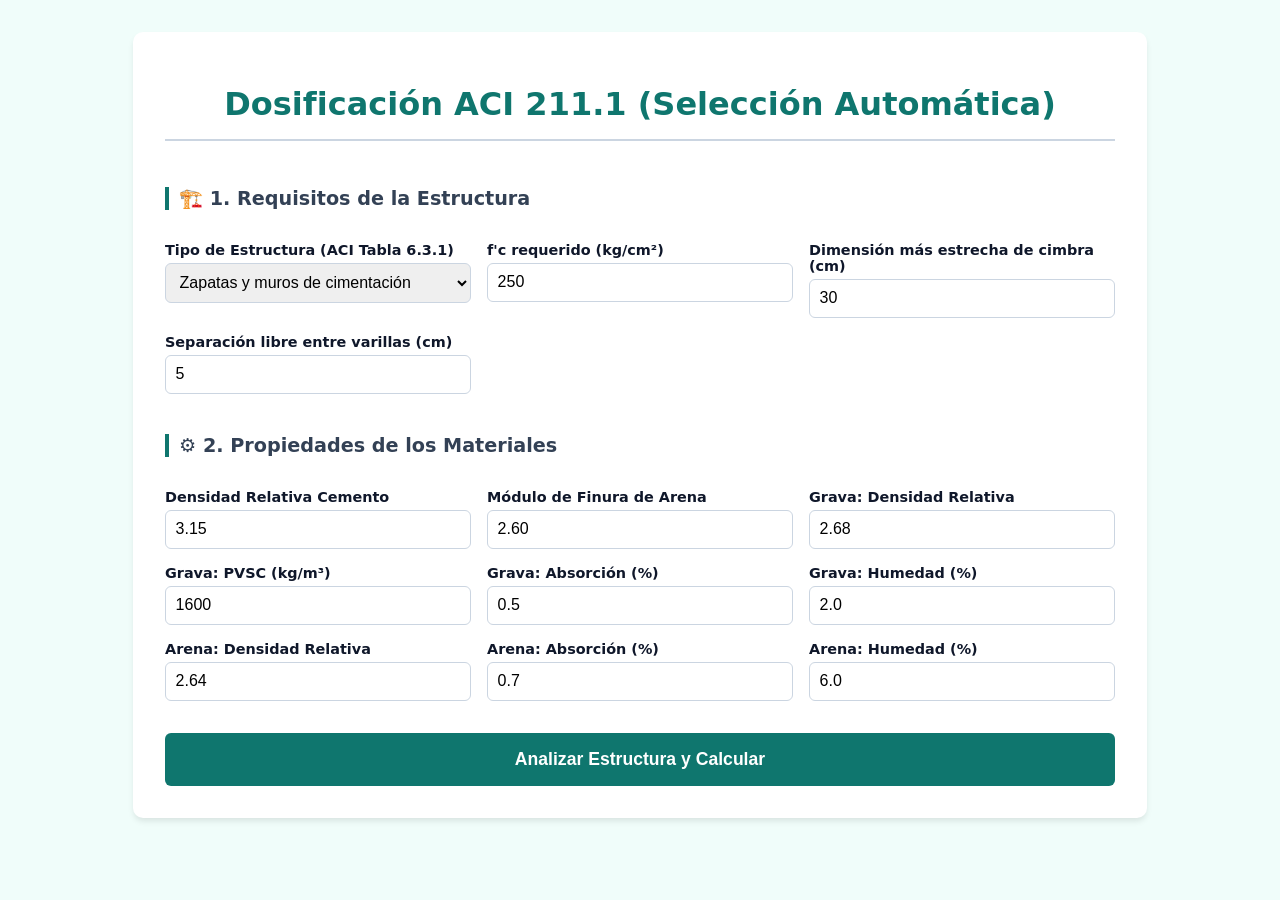
<file: index.html>
<!DOCTYPE html>
<html lang="es">
<head>
    <meta charset="UTF-8">
    <meta name="viewport" content="width=device-width, initial-scale=1.0">
    <title>Calculadora ACI 211.1 Avanzada</title>
    <style>
        :root { --primary: #0f766e; --bg: #f0fdfa; --card: #ffffff; --text: #0f172a; --border: #cbd5e1; }
        body { font-family: 'Segoe UI', system-ui, sans-serif; background-color: var(--bg); color: var(--text); margin: 0; padding: 2rem 1rem; }
        .container { max-width: 950px; margin: 0 auto; background: var(--card); padding: 2rem; border-radius: 10px; box-shadow: 0 4px 6px -1px rgba(0,0,0,0.1); }
        h1 { text-align: center; color: var(--primary); border-bottom: 2px solid var(--border); padding-bottom: 1rem; }
        .section-title { font-size: 1.2rem; font-weight: bold; margin: 1.5rem 0 1rem; color: #334155; border-left: 4px solid var(--primary); padding-left: 10px; }
        .grid { display: grid; grid-template-columns: repeat(auto-fit, minmax(250px, 1fr)); gap: 1rem; }
        .input-group { display: flex; flex-direction: column; gap: 0.3rem; }
        label { font-size: 0.9rem; font-weight: 600; }
        input, select { padding: 0.6rem; border: 1px solid var(--border); border-radius: 6px; font-size: 1rem; }
        .full-width { grid-column: 1 / -1; }
        button { background-color: var(--primary); color: white; border: none; padding: 1rem; font-size: 1.1rem; border-radius: 6px; cursor: pointer; transition: 0.2s; margin-top: 1rem; width: 100%; font-weight: bold; }
        button:hover { background-color: #0d9488; }
        .results { background: #f8fafc; padding: 1.5rem; border-radius: 8px; margin-top: 2rem; border: 1px solid var(--border); display: none; }
        .alert { background-color: #e0f2fe; border-left: 4px solid #0284c7; padding: 1rem; margin-bottom: 1rem; font-size: 0.95rem; }
        table { width: 100%; border-collapse: collapse; margin-top: 1rem; background: white; }
        th, td { padding: 0.8rem; text-align: center; border: 1px solid var(--border); }
        th { background-color: #f1f5f9; }
    </style>
</head>
<body>

<div class="container">
    <h1>Dosificación ACI 211.1 (Selección Automática)</h1>
    
    <div class="grid">
        <div class="full-width section-title">🏗️ 1. Requisitos de la Estructura</div>
        
        <div class="input-group">
            <label>Tipo de Estructura (ACI Tabla 6.3.1)</label>
            <select id="tipoEstructura" onchange="actualizarCampos()">
                <option value="zapatas">Zapatas y muros de cimentación</option>
                <option value="vigas">Vigas y muros reforzados</option>
                <option value="columnas">Columnas de edificios</option>
                <option value="losas">Pavimentos y losas</option>
            </select>
        </div>
        <div class="input-group">
            <label>f'c requerido (kg/cm²)</label>
            <input type="number" id="fc" value="250">
        </div>
        <div class="input-group">
            <label>Dimensión más estrecha de cimbra (cm)</label>
            <input type="number" id="dimCimbra" value="30">
        </div>
        <div class="input-group">
            <label>Separación libre entre varillas (cm)</label>
            <input type="number" id="sepVarillas" value="5">
        </div>
        <div class="input-group" id="grupoLosa" style="display:none;">
            <label>Espesor de la losa (cm)</label>
            <input type="number" id="espLosa" value="15">
        </div>

        <div class="full-width section-title">⚙️ 2. Propiedades de los Materiales</div>
        <div class="input-group"><label>Densidad Relativa Cemento</label><input type="number" step="0.01" id="denCem" value="3.15"></div>
        <div class="input-group"><label>Módulo de Finura de Arena</label><input type="number" step="0.01" id="mfArena" value="2.60"></div>
        
        <!-- Grava -->
        <div class="input-group"><label>Grava: Densidad Relativa</label><input type="number" step="0.01" id="denGrava" value="2.68"></div>
        <div class="input-group"><label>Grava: PVSC (kg/m³)</label><input type="number" id="pvscGrava" value="1600"></div>
        <div class="input-group"><label>Grava: Absorción (%)</label><input type="number" step="0.01" id="absGrava" value="0.5"></div>
        <div class="input-group"><label>Grava: Humedad (%)</label><input type="number" step="0.01" id="humGrava" value="2.0"></div>

        <!-- Arena -->
        <div class="input-group"><label>Arena: Densidad Relativa</label><input type="number" step="0.01" id="denArena" value="2.64"></div>
        <div class="input-group"><label>Arena: Absorción (%)</label><input type="number" step="0.01" id="absArena" value="0.7"></div>
        <div class="input-group"><label>Arena: Humedad (%)</label><input type="number" step="0.01" id="humArena" value="6.0"></div>

        <button class="full-width" onclick="calcular()">Analizar Estructura y Calcular</button>
    </div>

    <div class="results" id="resultados">
        <div class="alert" id="analisisEstructura"></div>
        
        <h3>Proporciones Ajustadas por Humedad (1 m³)</h3>
        <table id="tablaFinal"></table>
    </div>
</div>

<script>
    function actualizarCampos() {
        let tipo = document.getElementById('tipoEstructura').value;
        document.getElementById('grupoLosa').style.display = (tipo === 'losas') ? 'flex' : 'none';
    }

    // Tablas exactas ACI 211.1 para evitar diferencias milimétricas
    const tmnDisponibles = [9.5, 12.5, 19, 25, 37.5, 50]; // en mm
    const tmnNombres = { 9.5: '3/8"', 12.5: '1/2"', 19: '3/4"', 25: '1"', 37.5: '1 1/2"', 50: '2"' };

    // Agua requerida [Revenimiento Max][TMN]
    const aguaTabla = {
        7.5: { 9.5: 228, 12.5: 216, 19: 205, 25: 193, 37.5: 181, 50: 169 }, // Zapatas, Losas (Max 7.5cm)
        10:  { 9.5: 228, 12.5: 216, 19: 205, 25: 193, 37.5: 181, 50: 169 }  // Vigas, Columnas (Max 10cm) - ACI agrupa 7.5-10cm en la misma fila usualmente, pero separamos lógicamente.
    };
    const aireTabla = { 9.5: 3.0, 12.5: 2.5, 19: 2.0, 25: 1.5, 37.5: 1.0, 50: 0.5 };

    function interpolarTablaVolGrava(tmn, mf) {
        // Valores exactos ACI Tabla 6.3.6 (Volumen de agregado grueso varillado en seco por volumen unitario de concreto)
        const volGrava = {
            9.5:  { 2.4: 0.50, 2.6: 0.48, 2.8: 0.46, 3.0: 0.44 },
            12.5: { 2.4: 0.59, 2.6: 0.57, 2.8: 0.55, 3.0: 0.53 },
            19:   { 2.4: 0.66, 2.6: 0.64, 2.8: 0.62, 3.0: 0.60 },
            25:   { 2.4: 0.71, 2.6: 0.69, 2.8: 0.67, 3.0: 0.65 },
            37.5: { 2.4: 0.75, 2.6: 0.73, 2.8: 0.71, 3.0: 0.69 },
            50:   { 2.4: 0.78, 2.6: 0.76, 2.8: 0.74, 3.0: 0.72 }
        };
        // Interpolación lineal matemática exacta para MF intermedios
        let mfInf = Math.floor(mf * 5) / 5; // Redondea hacia abajo a múltiplo de 0.2
        let mfSup = mfInf + 0.2;
        if(mfInf < 2.4) return volGrava[tmn][2.4];
        if(mfSup > 3.0) return volGrava[tmn][3.0];
        if(mf === mfInf) return volGrava[tmn][mfInf];

        let volInf = volGrava[tmn][mfInf];
        let volSup = volGrava[tmn][mfSup];
        return volInf + ((mf - mfInf) / 0.2) * (volSup - volInf);
    }

    function interpolarAC(fcr) {
        // Relación A/C - Concreto sin aire incluido (ACI Tabla 6.3.4)
        const resistencias = [400, 350, 300, 250, 200, 150];
        const ac =           [0.42, 0.47, 0.54, 0.61, 0.69, 0.79];
        
        if(fcr >= 400) return 0.42;
        if(fcr <= 150) return 0.79;

        for(let i=0; i<resistencias.length-1; i++) {
            if(fcr <= resistencias[i] && fcr >= resistencias[i+1]) {
                return ac[i+1] + ((fcr - resistencias[i+1]) / (resistencias[i] - resistencias[i+1])) * (ac[i] - ac[i+1]);
            }
        }
    }

    function calcular() {
        let tipo = document.getElementById('tipoEstructura').value;
        let fc = parseFloat(document.getElementById('fc').value);
        let cimbra = parseFloat(document.getElementById('dimCimbra').value); // cm
        let varillas = parseFloat(document.getElementById('sepVarillas').value); // cm
        let espLosa = parseFloat(document.getElementById('espLosa').value); // cm
        let mfArena = parseFloat(document.getElementById('mfArena').value);

        // ACI 6.3.1: Selección de Revenimiento
        let revMax = (tipo === 'vigas' || tipo === 'columnas') ? 10 : 7.5; // cm
        let revTexto = (tipo === 'vigas' || tipo === 'columnas') ? '2.5 a 10 cm' : '2.5 a 7.5 cm';

        // ACI 6.3.2: Selección del TMN (Tamaño Máximo Nominal)
        let tmn1 = (cimbra / 5) * 10; // Pasado a mm
        let tmn2 = (varillas * 0.75) * 10;
        let tmn3 = (tipo === 'losas') ? (espLosa / 3) * 10 : 999;
        let limiteTMN = Math.min(tmn1, tmn2, tmn3);

        // Buscar el TMN comercial más cercano hacia abajo
        let tmnSeleccionado = 9.5;
        for (let i = tmnDisponibles.length - 1; i >= 0; i--) {
            if (tmnDisponibles[i] <= limiteTMN) {
                tmnSeleccionado = tmnDisponibles[i];
                break;
            }
        }

        // Cálculos Base ACI
        let fcr = fc < 210 ? fc + 70 : (fc <= 350 ? fc + 85 : (1.10 * fc) + 50);
        let ac = interpolarAC(fcr);
        let agua = aguaTabla[revMax][tmnSeleccionado];
        let aire = aireTabla[tmnSeleccionado];
        let cemento = agua / ac;

        // Volumen y Pesos
        let volGravaV = interpolarTablaVolGrava(tmnSeleccionado, mfArena);
        let pvscGrava = parseFloat(document.getElementById('pvscGrava').value);
        let pesoGravaSeca = volGravaV * pvscGrava;

        let Gc = parseFloat(document.getElementById('denCem').value);
        let Gg = parseFloat(document.getElementById('denGrava').value);
        let Ga = parseFloat(document.getElementById('denArena').value);

        let volCem = cemento / (Gc * 1000);
        let volAgua = agua / 1000;
        let volGrava = pesoGravaSeca / (Gg * 1000);
        let volAire = aire / 100;
        
        let volArena = 1 - (volCem + volAgua + volGrava + volAire);
        let pesoArenaSeca = volArena * Ga * 1000;

        // Corrección por Humedad
        let hG = parseFloat(document.getElementById('humGrava').value);
        let aG = parseFloat(document.getElementById('absGrava').value);
        let hA = parseFloat(document.getElementById('humArena').value);
        let aA = parseFloat(document.getElementById('absArena').value);

        let aporteAguaGrava = pesoGravaSeca * ((hG - aG) / 100);
        let aporteAguaArena = pesoArenaSeca * ((hA - aA) / 100);
        
        let aguaCorregida = agua - (aporteAguaGrava + aporteAguaArena);
        let gravaHumedad = pesoGravaSeca * (1 + (hG / 100));
        let arenaHumedad = pesoArenaSeca * (1 + (hA / 100));

        // Mostrar Interfaz
        document.getElementById('resultados').style.display = 'block';
        document.getElementById('analisisEstructura').innerHTML = `
            <strong>📝 Análisis ACI 211.1 basado en dimensiones:</strong><br><br>
            • <strong>Revenimiento sugerido:</strong> ${revTexto} (Máx. normativo aplicado: ${revMax} cm)<br>
            • <strong>Límites de TMN calculados:</strong> Cimbra: ${(tmn1/10).toFixed(1)}cm, Acero: ${(tmn2/10).toFixed(1)}cm ${tipo==='losas' ? ', Losa: '+(tmn3/10).toFixed(1)+'cm' : ''}. El menor es ${(limiteTMN/10).toFixed(2)} cm.<br>
            • <strong>TMN Comercial Asignado:</strong> ${tmnNombres[tmnSeleccionado]} (${tmnSeleccionado} mm)<br>
            • <strong>Resistencia Promedio ($f'cr$):</strong> ${fcr.toFixed(2)} kg/cm² (Relación A/C = ${ac.toFixed(3)})
        `;

        document.getElementById('tablaFinal').innerHTML = `
            <tr><th>Material</th><th>Peso Seco (kg)</th><th>Volumen Abs. (m³)</th><th>Peso en Obra (Húmedo)</th></tr>
            <tr><td>Cemento</td><td>${cemento.toFixed(1)}</td><td>${volCem.toFixed(4)}</td><td><strong>${cemento.toFixed(1)} kg</strong></td></tr>
            <tr><td>Agua</td><td>${agua.toFixed(1)}</td><td>${volAgua.toFixed(4)}</td><td><strong>${aguaCorregida.toFixed(1)} Litros</strong></td></tr>
            <tr><td>Grava</td><td>${pesoGravaSeca.toFixed(1)}</td><td>${volGrava.toFixed(4)}</td><td><strong>${gravaHumedad.toFixed(1)} kg</strong></td></tr>
            <tr><td>Arena</td><td>${pesoArenaSeca.toFixed(1)}</td><td>${volArena.toFixed(4)}</td><td><strong>${arenaHumedad.toFixed(1)} kg</strong></td></tr>
            <tr><td>Aire Atrapado</td><td>-</td><td>${volAire.toFixed(4)}</td><td>-</td></tr>
        `;
        document.getElementById('resultados').scrollIntoView({ behavior: 'smooth' });
    }
</script>

</body>
</html>
</file>
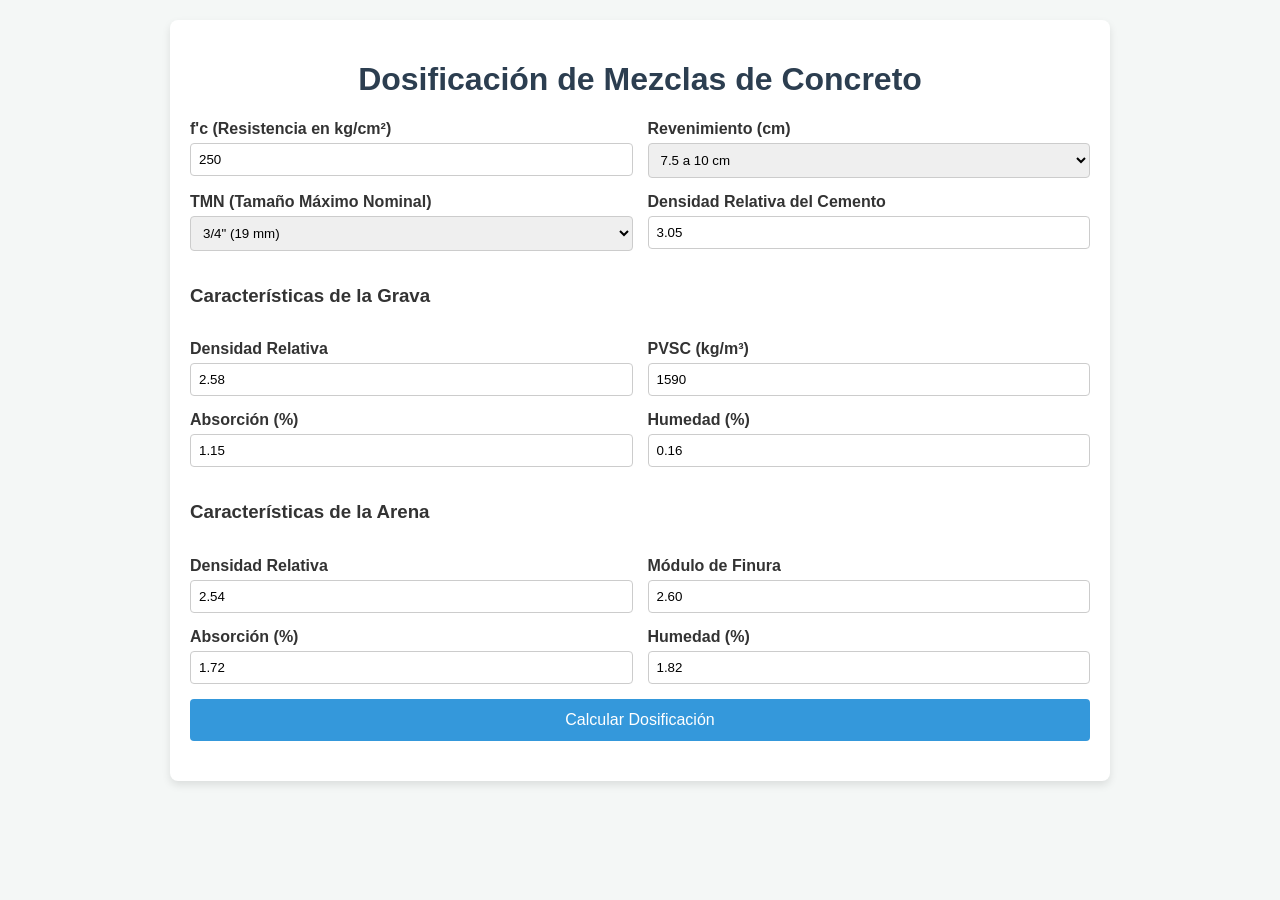
<file: gemini-code-1785799419255.html>
<!DOCTYPE html>
<html lang="es">
<head>
    <meta charset="UTF-8">
    <meta name="viewport" content="width=device-width, initial-scale=1.0">
    <title>Diseño de Mezclas de Concreto (ACI 211.1)</title>
    <link rel="stylesheet" href="style.css">
</head>
<body>

<div class="container">
    <h1>Dosificación de Mezclas de Concreto</h1>
    
    <div class="grid">
        <div>
            <label>f'c (Resistencia en kg/cm²)</label>
            <input type="number" id="fc" value="250">
        </div>
        <div>
            <label>Revenimiento (cm)</label>
            <select id="slump">
                <option value="2.5">2.5 a 5.0 cm</option>
                <option value="7.5" selected>7.5 a 10 cm</option>
                <option value="15">15 a 17.5 cm</option>
            </select>
        </div>

        <div>
            <label>TMN (Tamaño Máximo Nominal)</label>
            <select id="tmn">
                <option value="9.5">3/8" (9.5 mm)</option>
                <option value="12.5">1/2" (12.5 mm)</option>
                <option value="19" selected>3/4" (19 mm)</option>
                <option value="25">1" (25 mm)</option>
            </select>
        </div>
        <div>
            <label>Densidad Relativa del Cemento</label>
            <input type="number" step="0.01" id="denCem" value="3.05">
        </div>

        <!-- Materiales -->
        <h3 class="full-width">Características de la Grava</h3>
        <div><label>Densidad Relativa</label><input type="number" step="0.01" id="denGrava" value="2.58"></div>
        <div><label>PVSC (kg/m³)</label><input type="number" id="pvscGrava" value="1590"></div>
        <div><label>Absorción (%)</label><input type="number" step="0.01" id="absGrava" value="1.15"></div>
        <div><label>Humedad (%)</label><input type="number" step="0.01" id="humGrava" value="0.16"></div>

        <h3 class="full-width">Características de la Arena</h3>
        <div><label>Densidad Relativa</label><input type="number" step="0.01" id="denArena" value="2.54"></div>
        <div><label>Módulo de Finura</label><input type="number" step="0.01" id="mfArena" value="2.60"></div>
        <div><label>Absorción (%)</label><input type="number" step="0.01" id="absArena" value="1.72"></div>
        <div><label>Humedad (%)</label><input type="number" step="0.01" id="humArena" value="1.82"></div>

        <button onclick="calcularDosificacion()">Calcular Dosificación</button>
    </div>

    <div class="results" id="resultados" style="display:none;">
        <h2>Resultados de Diseño para 1 m³</h2>
        <p id="infoPasos"></p>
        
        <h3>Método de Volúmenes Absolutos</h3>
        <table id="tablaAbsolutos">
            <!-- Se llena con JS -->
        </table>

        <h3>Método de Peso Estimado</h3>
        <table id="tablaPeso">
            <!-- Se llena con JS -->
        </table>
    </div>
</div>

<script src="script.js"></script>
</body>
</html>
</file>
<file: style.css>
body { font-family: Arial, sans-serif; background-color: #f4f7f6; margin: 0; padding: 20px; color: #333; }
.container { max-width: 900px; margin: auto; background: white; padding: 20px; border-radius: 8px; box-shadow: 0 4px 8px rgba(0,0,0,0.1); }
h1, h2 { color: #2c3e50; text-align: center; }
.grid { display: grid; grid-template-columns: 1fr 1fr; gap: 15px; margin-bottom: 20px; }
.full-width { grid-column: span 2; }
label { font-weight: bold; margin-bottom: 5px; display: block; }
input, select { width: 100%; padding: 8px; border: 1px solid #ccc; border-radius: 4px; box-sizing: border-box; }
button { grid-column: span 2; background-color: #3498db; color: white; border: none; padding: 12px; font-size: 16px; cursor: pointer; border-radius: 4px; transition: 0.3s; }
button:hover { background-color: #2980b9; }
.results { background: #ecf0f1; padding: 15px; border-radius: 5px; margin-top: 20px; }
table { width: 100%; border-collapse: collapse; margin-top: 10px; }
th, td { border: 1px solid #bdc3c7; padding: 10px; text-align: center; }
th { background-color: #34495e; color: white; }
</file>
